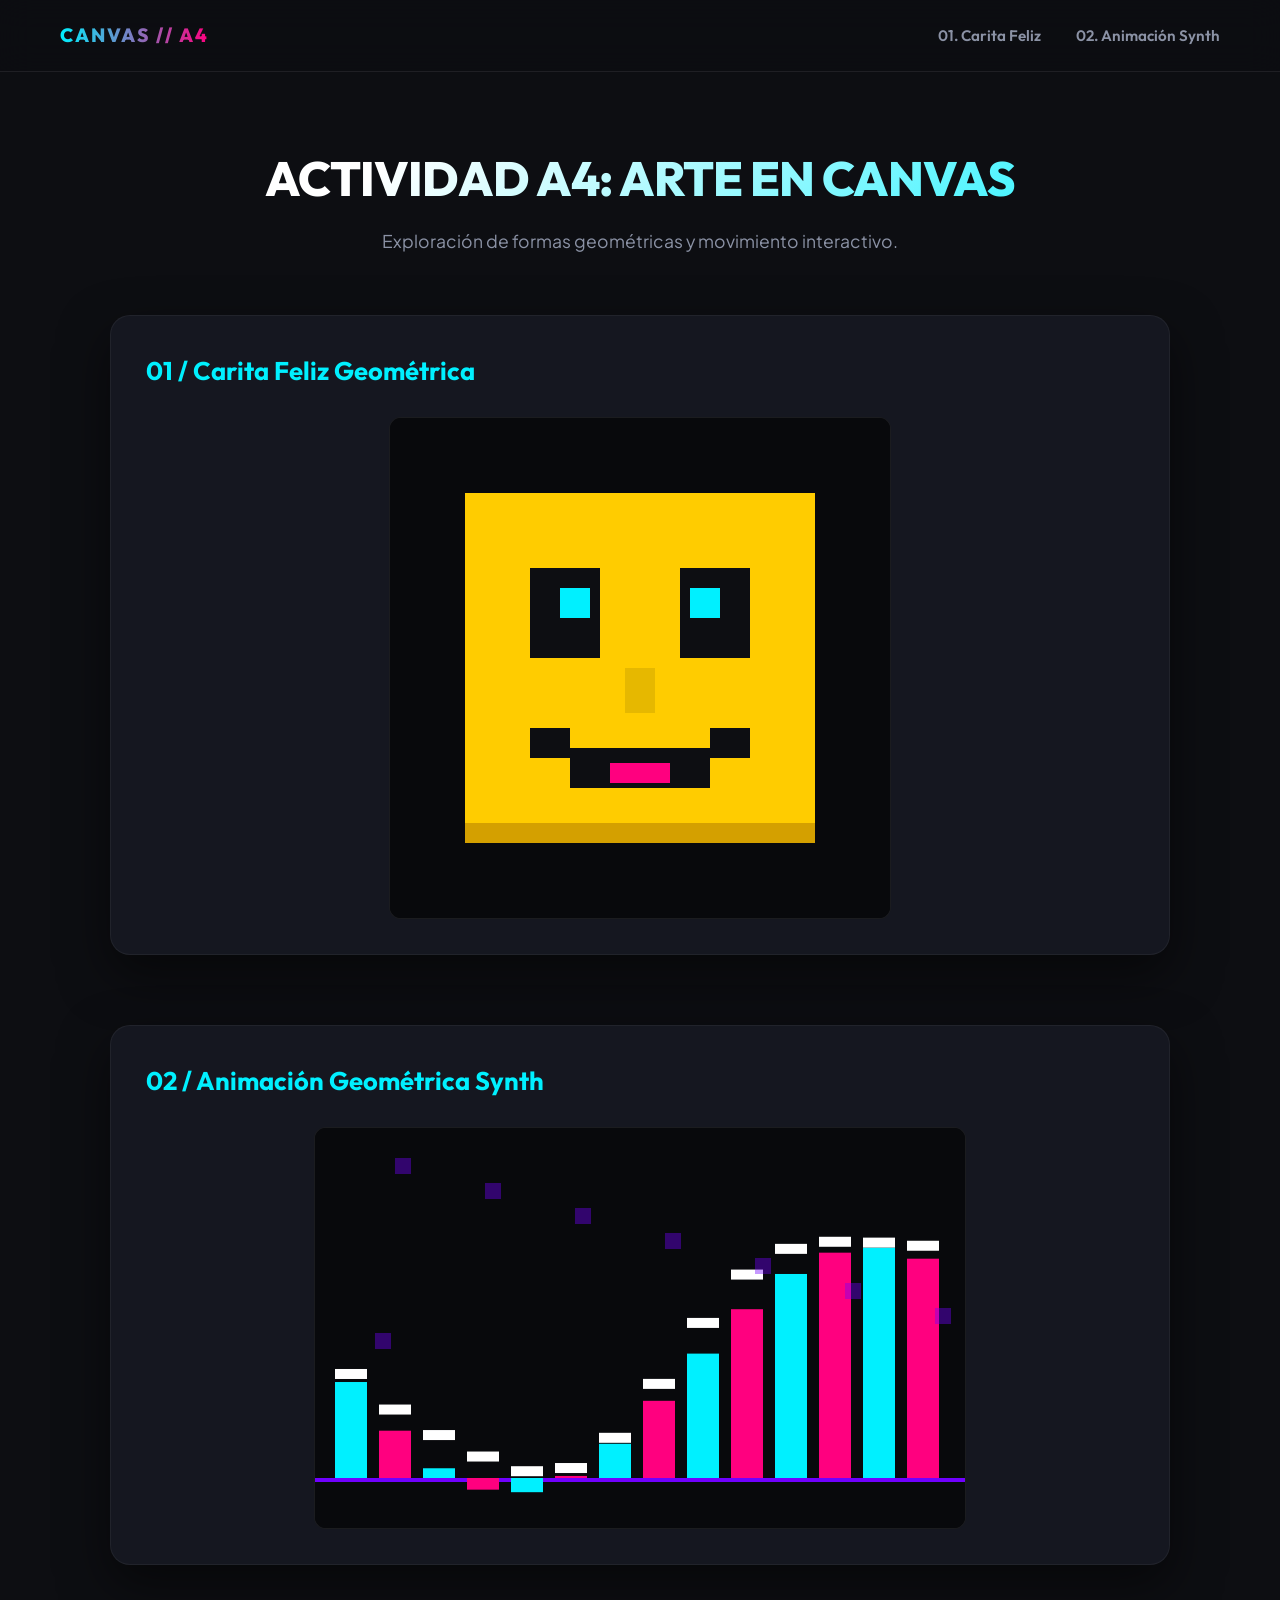
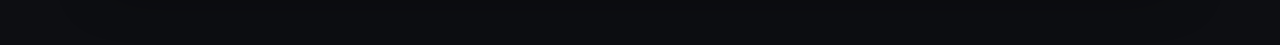
<file: index.html>
<!DOCTYPE html>
<html lang="es">
<head>
    <meta charset="UTF-8">
    <meta name="viewport" content="width=device-width, initial-scale=1.0">
    <title>A4 | Arte en Canvas</title>
    <link rel="stylesheet" href="style.css">
    <link rel="preconnect" href="https://fonts.googleapis.com">
    <link rel="preconnect" href="https://fonts.gstatic.com" crossorigin>
    <link href="https://fonts.googleapis.com/css2?family=Outfit:wght@500;700;800&family=Plus+Jakarta+Sans:wght@400;600&display=swap" rel="stylesheet">
</head>
<body>

    <!-- Menú Principal -->
    <header class="header">
        <div class="logo">
            <span>CANVAS // A4</span>
        </div>
        <nav class="nav-menu">
            <ul>
                <li><a href="#carita-section">01. Carita Feliz</a></li>
                <li><a href="#animacion-section">02. Animación Synth</a></li>
            </ul>
        </nav>
    </header>

    <!-- Hero / Encabezado principal -->
    <section class="hero">
        <div class="hero-content">
            <h1>ACTIVIDAD A4: ARTE EN CANVAS</h1>
            <p>Exploración de formas geométricas y movimiento interactivo.</p>
        </div>
    </section>

    <!-- Contenedor Principal de Trabajos -->
    <main class="main-layout">

        <!-- PARTE 1: Carita Feliz (Cuadros y Rectángulos) -->
        <section id="carita-section" class="canvas-block">
            <div class="block-header">
                <h2>01 / Carita Feliz Geométrica</h2>
            </div>
            <div class="canvas-wrapper">
                <canvas id="happyFaceCanvas" width="500" height="500"></canvas>
            </div>
        </section>

        <!-- PARTE 2: Animación Dinámica Original -->
        <section id="animacion-section" class="canvas-block">
            <div class="block-header">
                <h2>02 / Animación Geométrica Synth</h2>
            </div>
            <div class="canvas-wrapper">
                <canvas id="animationCanvas" width="650" height="400"></canvas>
            </div>
        </section>

    </main>

    <script src="script.js"></script>
</body>
</html>
</file>
<file: style.css>
/* --- Variables de Diseño Renovadas --- */
:root {
    --bg-dark: #0d0e12;
    --card-bg: #151720;
    --cyan: #00f0ff;
    --purple: #7000ff;
    --pink: #ff007f;
    --text-main: #f4f5f7;
    --text-muted: #8b92a5;
    --font-heading: 'Outfit', sans-serif;
    --font-body: 'Plus Jakarta Sans', sans-serif;
}

* {
    margin: 0;
    padding: 0;
    box-sizing: border-box;
    scroll-behavior: smooth;
}

body {
    background-color: var(--bg-dark);
    color: var(--text-main);
    font-family: var(--font-body);
    line-height: 1.6;
}

/* --- Menú Principal --- */
.header {
    position: fixed;
    top: 0;
    width: 100%;
    display: flex;
    justify-content: space-between;
    align-items: center;
    padding: 20px 60px;
    background: rgba(13, 14, 18, 0.85);
    backdrop-filter: blur(16px);
    z-index: 1000;
    border-bottom: 1px solid rgba(255, 255, 255, 0.08);
}

.logo span {
    font-family: var(--font-heading);
    font-weight: 800;
    font-size: 1.2rem;
    letter-spacing: 2px;
    background: linear-gradient(90deg, var(--cyan), var(--pink));
    -webkit-background-clip: text;
    -webkit-text-fill-color: transparent;
}

.nav-menu ul {
    display: flex;
    list-style: none;
    gap: 35px;
}

.nav-menu a {
    color: var(--text-muted);
    text-decoration: none;
    font-family: var(--font-heading);
    font-size: 0.95rem;
    font-weight: 600;
    transition: all 0.3s ease;
}

.nav-menu a:hover {
    color: var(--cyan);
}

/* --- Hero --- */
.hero {
    padding-top: 140px;
    padding-bottom: 40px;
    text-align: center;
}

.hero-content h1 {
    font-family: var(--font-heading);
    font-size: 3rem;
    font-weight: 800;
    letter-spacing: -1px;
    margin-bottom: 10px;
    background: linear-gradient(135deg, #ffffff 30%, var(--cyan));
    -webkit-background-clip: text;
    -webkit-text-fill-color: transparent;
}

.hero-content p {
    color: var(--text-muted);
    font-size: 1.1rem;
}

/* --- Layout de Secciones Separadas --- */
.main-layout {
    max-width: 1100px;
    margin: 0 auto;
    padding: 20px 20px 80px 20px;
    display: flex;
    flex-direction: column;
    gap: 70px;
}

.canvas-block {
    background-color: var(--card-bg);
    border-radius: 20px;
    padding: 35px;
    border: 1px solid rgba(255, 255, 255, 0.05);
    box-shadow: 0 20px 50px rgba(0, 0, 0, 0.5);
}

.block-header h2 {
    font-family: var(--font-heading);
    font-size: 1.6rem;
    color: var(--cyan);
    margin-bottom: 25px;
}

.canvas-wrapper {
    display: flex;
    justify-content: center;
    align-items: center;
}

canvas {
    background-color: #08090c;
    border-radius: 12px;
    border: 1px solid rgba(255, 255, 255, 0.08);
    max-width: 100%;
    height: auto;
}

/* --- Footer --- */
footer {
    text-align: center;
    padding: 40px;
    color: var(--text-muted);
    font-size: 0.85rem;
    border-top: 1px solid rgba(255, 255, 255, 0.05);
}

/* --- Responsive --- */
@media (max-width: 768px) {
    .header {
        padding: 15px 25px;
        flex-direction: column;
        gap: 10px;
    }
    .hero-content h1 {
        font-size: 2.1rem;
    }
    .canvas-block {
        padding: 20px;
    }
}
</file>
